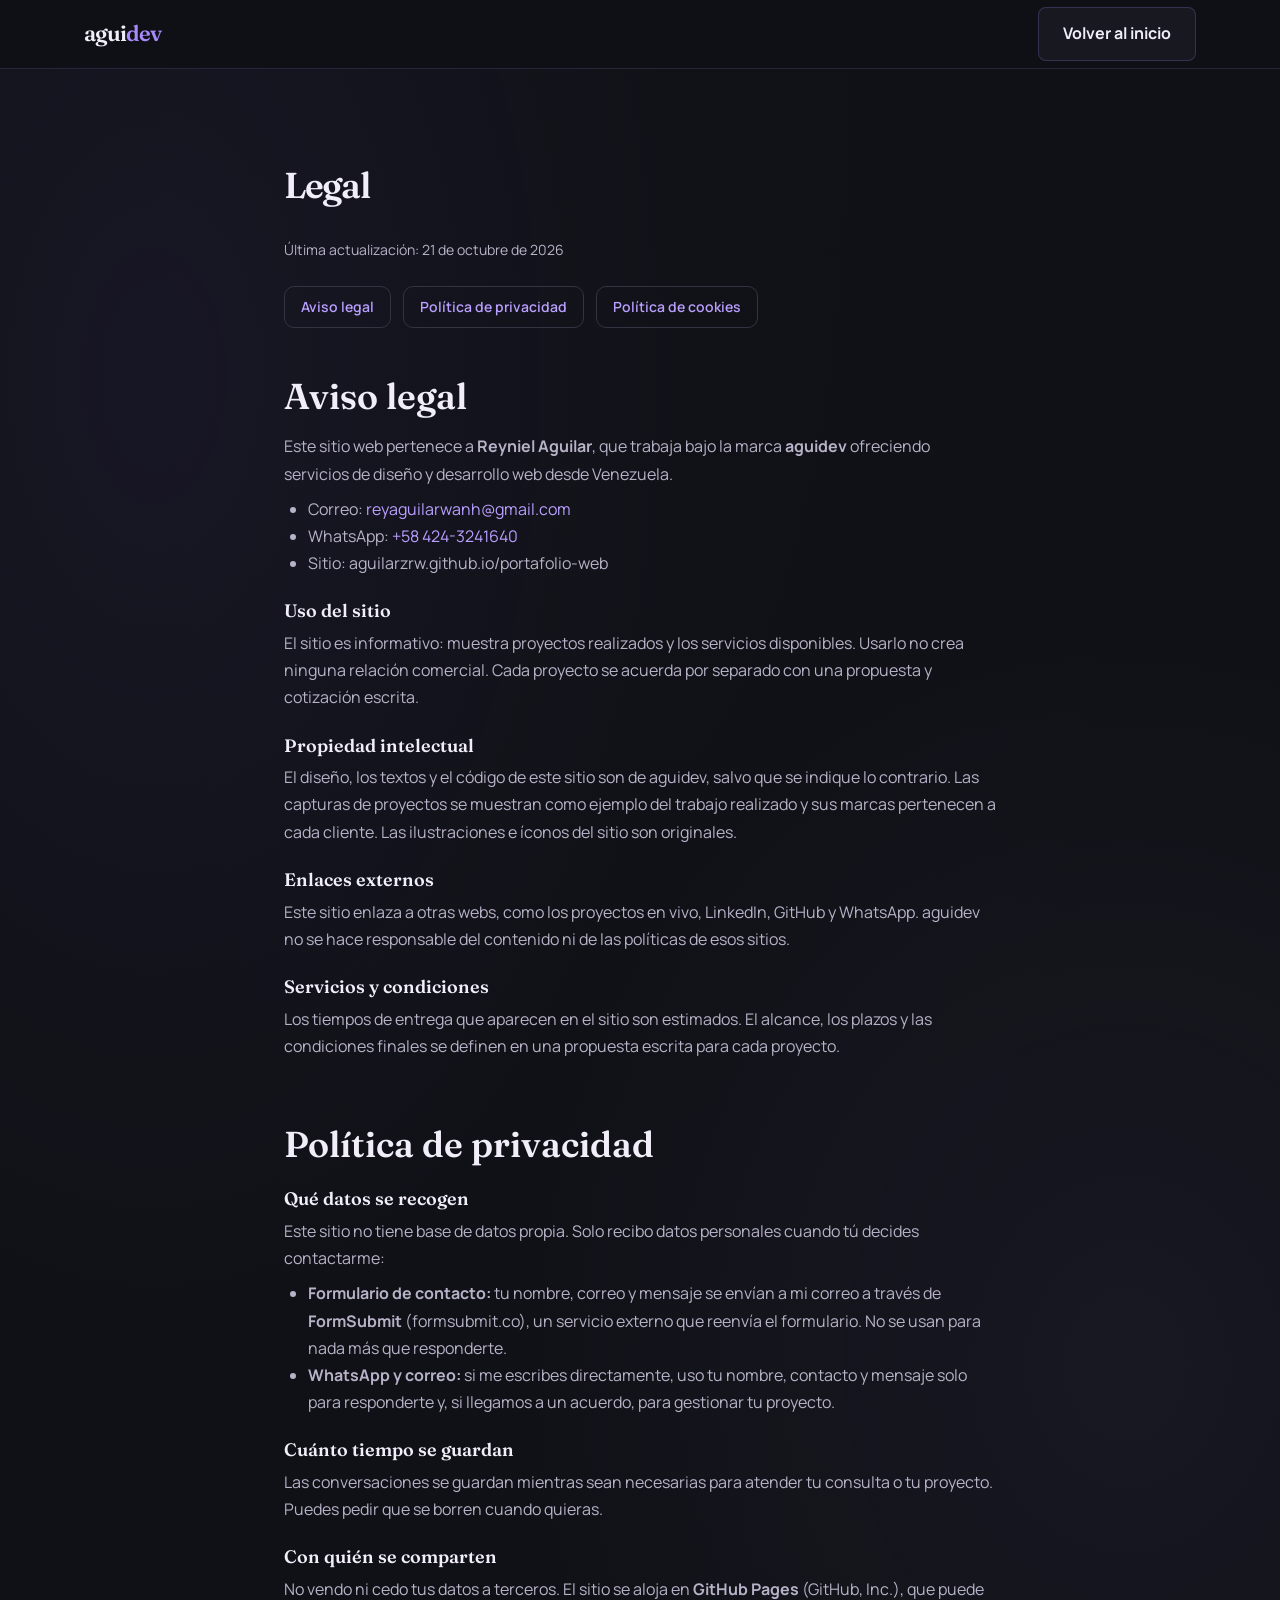
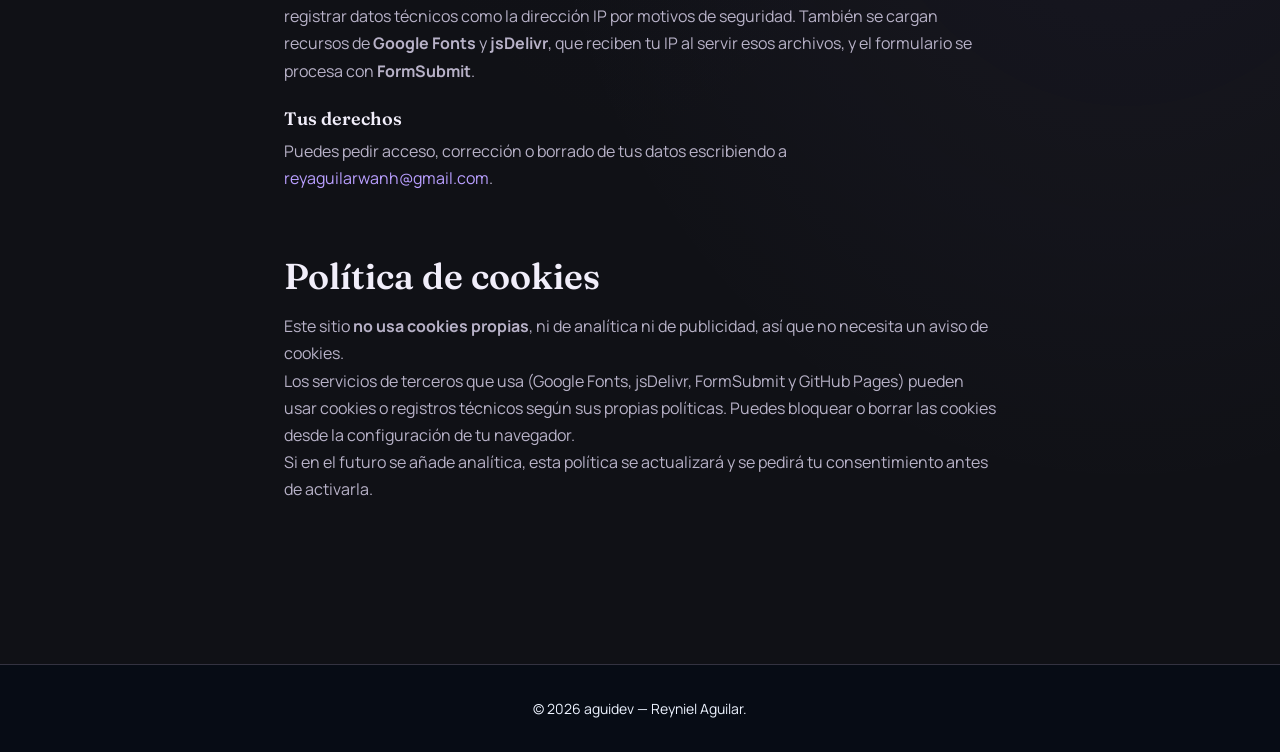
<file: legal.html>
<!DOCTYPE html>
<html lang="es">
<head>
<meta charset="UTF-8">
<meta name="viewport" content="width=device-width, initial-scale=1.0">
<title>Aviso legal, privacidad y cookies | aguidev</title>
<meta name="description" content="Aviso legal, política de privacidad y política de cookies del sitio de aguidev (Reyniel Aguilar).">
<meta name="robots" content="index, follow">
<meta name="theme-color" content="#f6f5f1">
<link rel="canonical" href="https://aguilarzrw.github.io/portafolio-web/legal.html">
<link rel="stylesheet" href="css/styles.css?v=19">
<link rel="icon" type="image/png" href="assets/img/favicon.png">
<link rel="preconnect" href="https://fonts.googleapis.com">
<link rel="preconnect" href="https://fonts.gstatic.com" crossorigin>
<link href="https://fonts.googleapis.com/css2?family=Fraunces:ital,wght@0,600;1,600&family=Manrope:wght@400;500;600;700&display=swap" rel="stylesheet">
</head>
<body>

<header class="navbar">
  <div class="container navbar__inner">
    <a href="./" class="logo">agui<span>dev</span></a>
    <a href="./" class="btn btn--ghost">Volver al inicio</a>
  </div>
</header>

<main class="section legal">
  <div class="container">
    <h1 class="section__title">Legal</h1>
    <p class="legal__updated">Última actualización: 21 de octubre de 2026</p>

    <nav class="legal__toc" aria-label="Secciones">
      <a href="#aviso-legal">Aviso legal</a>
      <a href="#privacidad">Política de privacidad</a>
      <a href="#cookies">Política de cookies</a>
    </nav>

    <section id="aviso-legal">
      <h2>Aviso legal</h2>
      <p>Este sitio web pertenece a <strong>Reyniel Aguilar</strong>, que trabaja
         bajo la marca <strong>aguidev</strong> ofreciendo servicios de diseño y
         desarrollo web desde Venezuela.</p>
      <ul>
        <li>Correo: <a href="mailto:reyaguilarwanh@gmail.com">reyaguilarwanh@gmail.com</a></li>
        <li>WhatsApp: <a href="https://wa.me/584243241640" target="_blank" rel="noopener">+58 424-3241640</a></li>
        <li>Sitio: aguilarzrw.github.io/portafolio-web</li>
      </ul>

      <h3>Uso del sitio</h3>
      <p>El sitio es informativo: muestra proyectos realizados y los servicios
         disponibles. Usarlo no crea ninguna relación comercial. Cada proyecto
         se acuerda por separado con una propuesta y cotización escrita.</p>

      <h3>Propiedad intelectual</h3>
      <p>El diseño, los textos y el código de este sitio son de aguidev, salvo
         que se indique lo contrario. Las capturas de proyectos se muestran como
         ejemplo del trabajo realizado y sus marcas pertenecen a cada cliente.
         Las ilustraciones e íconos del sitio son originales.</p>

      <h3>Enlaces externos</h3>
      <p>Este sitio enlaza a otras webs, como los proyectos en vivo, LinkedIn,
         GitHub y WhatsApp. aguidev no se hace responsable del contenido ni de
         las políticas de esos sitios.</p>

      <h3>Servicios y condiciones</h3>
      <p>Los tiempos de entrega que aparecen en el sitio son estimados. El alcance,
         los plazos y las condiciones finales se definen en una propuesta escrita
         para cada proyecto.</p>
    </section>

    <section id="privacidad">
      <h2>Política de privacidad</h2>

      <h3>Qué datos se recogen</h3>
      <p>Este sitio no tiene base de datos propia. Solo recibo datos personales
         cuando tú decides contactarme:</p>
      <ul>
        <li><strong>Formulario de contacto:</strong> tu nombre, correo y mensaje se
            envían a mi correo a través de <strong>FormSubmit</strong>
            (formsubmit.co), un servicio externo que reenvía el formulario. No se
            usan para nada más que responderte.</li>
        <li><strong>WhatsApp y correo:</strong> si me escribes directamente, uso
            tu nombre, contacto y mensaje solo para responderte y, si llegamos a
            un acuerdo, para gestionar tu proyecto.</li>
      </ul>

      <h3>Cuánto tiempo se guardan</h3>
      <p>Las conversaciones se guardan mientras sean necesarias para atender tu
         consulta o tu proyecto. Puedes pedir que se borren cuando quieras.</p>

      <h3>Con quién se comparten</h3>
      <p>No vendo ni cedo tus datos a terceros. El sitio se aloja en
         <strong>GitHub Pages</strong> (GitHub, Inc.), que puede registrar datos
         técnicos como la dirección IP por motivos de seguridad. También se cargan
         recursos de <strong>Google Fonts</strong> y <strong>jsDelivr</strong>,
         que reciben tu IP al servir esos archivos, y el
         formulario se procesa con <strong>FormSubmit</strong>.</p>

      <h3>Tus derechos</h3>
      <p>Puedes pedir acceso, corrección o borrado de tus datos escribiendo a
         <a href="mailto:reyaguilarwanh@gmail.com">reyaguilarwanh@gmail.com</a>.</p>
    </section>

    <section id="cookies">
      <h2>Política de cookies</h2>
      <p>Este sitio <strong>no usa cookies propias</strong>, ni de analítica ni
         de publicidad, así que no necesita un aviso de cookies.</p>
      <p>Los servicios de terceros que usa (Google Fonts, jsDelivr,
         FormSubmit y GitHub Pages) pueden usar cookies o registros técnicos según sus propias
         políticas. Puedes bloquear o borrar las cookies desde la configuración
         de tu navegador.</p>
      <p>Si en el futuro se añade analítica, esta política se actualizará y se
         pedirá tu consentimiento antes de activarla.</p>
    </section>
  </div>
</main>

<footer class="footer">
  <div class="container">
    <p>&copy; 2026 aguidev — Reyniel Aguilar.</p>
  </div>
</footer>

</body>
</html>
</file>
<file: css/styles.css>
/* ===== Tokens: todo valor de diseño vive aquí ===== */
:root {
  /* Color: base clara + un solo acento (las secciones oscuras usan .section--dark) */
  --color-bg: #f6f5f1;
  --color-surface: #ffffff;
  --color-surface-2: #fbfaf7;
  --color-border: #dedbd2;
  --color-text: #14171c;
  --color-muted: #525a69;
  --color-placeholder: #6b7383;
  --color-accent: #1d4ed8;
  --color-accent-hover: #1e40af;
  --color-on-accent: #ffffff;
  --color-danger: #b42318;
  --color-overlay: rgba(246, 245, 241, 0.88);

  /* Tipografía: 2 familias */
  --font-body: "Manrope", system-ui, -apple-system, "Segoe UI", Arial, sans-serif;
  --font-heading: "Fraunces", Georgia, "Times New Roman", serif;

  /* Escala modular (≈1.25) */
  --text-sm: 0.875rem;
  --text-base: 1rem;
  --text-lg: 1.125rem;
  --text-xl: 1.375rem;
  --text-2xl: clamp(1.75rem, 3vw, 2.25rem);
  --text-3xl: clamp(2.5rem, 5vw, 4rem);
  --leading-tight: 1.15;
  --leading-body: 1.7;
  --measure: 68ch;

  /* Espaciado (base 8) */
  --space-1: 0.25rem;
  --space-2: 0.5rem;
  --space-3: 0.75rem;
  --space-4: 1rem;
  --space-5: 1.5rem;
  --space-6: 2rem;
  --space-7: 3rem;
  --space-8: 4rem;
  --space-9: 6rem;

  /* Forma y movimiento */
  --radius-sm: 6px;
  --radius: 10px;
  --radius-pill: 999px;
  --shadow-sm: 0 1px 2px rgba(20, 23, 28, 0.08);
  --shadow-md: 0 14px 34px rgba(20, 23, 28, 0.12);
  --ease: cubic-bezier(0.2, 0.6, 0.2, 1);
  --dur-fast: 200ms;
  --dur: 300ms;

  --container: 1200px;
  --nav-height: 68px;
}

/* ===== Base ===== */
*, *::before, *::after { box-sizing: border-box; margin: 0; padding: 0; }

html {
  scroll-behavior: smooth;
  scroll-padding-top: var(--nav-height);
  scrollbar-color: var(--color-border) var(--color-bg);
  scrollbar-width: thin;
}

body {
  font-family: var(--font-body);
  font-size: var(--text-base);
  line-height: var(--leading-body);
  background: var(--color-bg);
  color: var(--color-text);
  -webkit-font-smoothing: antialiased;
}

h1, h2, h3 { font-family: var(--font-heading); font-weight: 600; line-height: var(--leading-tight); }

img { max-width: 100%; display: block; }
a { color: inherit; text-decoration: none; }
ul, ol { list-style: none; }

:focus-visible {
  outline: 2px solid var(--color-accent);
  outline-offset: 3px;
  border-radius: var(--radius-sm);
}

::selection { background: var(--color-accent); color: var(--color-on-accent); }

.container {
  max-width: var(--container);
  margin: 0 auto;
  padding: 0 var(--space-5);
}

/* ===== Accesibilidad y progreso ===== */
.skip-link {
  position: absolute;
  left: var(--space-4);
  top: -100px;
  z-index: 200;
  padding: var(--space-2) var(--space-4);
  background: var(--color-accent);
  color: var(--color-on-accent);
  font-weight: 700;
  border-radius: var(--radius);
}

.skip-link:focus { top: var(--space-3); }

.scroll-progress {
  position: fixed;
  top: 0;
  left: 0;
  right: 0;
  height: 3px;
  z-index: 150;
  background: var(--color-accent);
  transform: scaleX(0);
  transform-origin: 0 50%;
}

/* ===== Navbar ===== */
.navbar {
  position: sticky;
  top: 0;
  z-index: 100;
  background: var(--color-overlay);
  backdrop-filter: blur(10px);
  border-bottom: 1px solid var(--color-border);
  transition: box-shadow var(--dur) var(--ease);
}

.navbar.is-scrolled { box-shadow: var(--shadow-md); }

.navbar__inner {
  display: flex;
  align-items: center;
  justify-content: space-between;
  height: var(--nav-height);
}

.logo {
  font-family: var(--font-heading);
  font-size: var(--text-xl);
  font-weight: 600;
  letter-spacing: -0.01em;
}

.logo span { color: var(--color-accent); }

.nav-links { display: flex; align-items: center; gap: var(--space-6); }

.nav-links a {
  font-size: var(--text-sm);
  font-weight: 600;
  color: var(--color-muted);
  transition: color var(--dur-fast) var(--ease);
}

.nav-links a:hover,
.nav-links a.is-active { color: var(--color-text); }

.nav-links a { position: relative; }

.nav-links a::after {
  content: "";
  position: absolute;
  left: 0;
  right: 0;
  bottom: -6px;
  height: 2px;
  background: var(--color-accent);
  transform: scaleX(0);
  transform-origin: 0 50%;
  transition: transform var(--dur) var(--ease);
}

.nav-links a.is-active::after { transform: scaleX(1); }

.nav-toggle {
  display: none;
  flex-direction: column;
  gap: 5px;
  background: none;
  border: none;
  cursor: pointer;
  padding: var(--space-2);
}

.nav-toggle span { width: 24px; height: 2px; background: var(--color-text); }

/* ===== Hero ===== */
.hero {
  min-height: 88vh;
  display: flex;
  align-items: center;
  padding: var(--space-8) 0;
  background: radial-gradient(circle at 85% 10%, rgba(29, 78, 216, 0.07), transparent 45%), var(--color-bg);
}

.hero__inner {
  display: grid;
  grid-template-columns: 1fr 1.05fr;
  gap: var(--space-8);
  align-items: center;
}

.hero__title {
  font-size: var(--text-3xl);
  letter-spacing: -0.015em;
}

.hero__eyebrow {
  font-size: var(--text-sm);
  font-weight: 700;
  letter-spacing: 0.06em;
  text-transform: uppercase;
  color: var(--color-accent);
  margin-bottom: var(--space-4);
}

.hero__accent {
  font-style: italic;
  color: var(--color-accent);
  background: linear-gradient(var(--color-accent), var(--color-accent)) no-repeat 0 100% / var(--underline, 0%) 2px;
  padding-bottom: 0.08em;
}

.hero__text {
  margin-top: var(--space-5);
  color: var(--color-muted);
  max-width: 46ch;
  font-size: var(--text-lg);
}

.hero__actions { display: flex; gap: var(--space-4); margin-top: var(--space-6); flex-wrap: wrap; }

.status {
  display: flex;
  align-items: center;
  gap: var(--space-3);
  margin-top: var(--space-5);
  font-size: var(--text-sm);
  color: var(--color-muted);
}

.status__dot { width: 8px; height: 8px; border-radius: 50%; background: var(--color-accent); animation: pulse 2.4s ease-out infinite; }

@keyframes pulse {
  0%   { box-shadow: 0 0 0 0 rgba(29, 78, 216, 0.45); }
  70%  { box-shadow: 0 0 0 8px rgba(29, 78, 216, 0); }
  100% { box-shadow: 0 0 0 0 rgba(29, 78, 216, 0); }
}

.hero__stack { position: relative; display: block; aspect-ratio: 1200 / 760; }

.hero__shot {
  position: absolute;
  width: 88%;
  height: auto;
  border: 1px solid var(--color-border);
  border-radius: var(--radius);
  box-shadow: var(--shadow-md);
  transition: transform var(--dur) var(--ease);
}

.hero__shot--back  { top: 0; right: 0; }
.hero__shot--front { bottom: 0; left: 0; }


/* ===== Botones ===== */
.btn {
  display: inline-block;
  padding: var(--space-3) var(--space-5);
  border-radius: var(--radius);
  font-family: var(--font-body);
  font-weight: 700;
  font-size: var(--text-base);
  cursor: pointer;
  transition: background var(--dur-fast) var(--ease), color var(--dur-fast) var(--ease), border-color var(--dur-fast) var(--ease);
}

.btn--primary { background: var(--color-accent); color: var(--color-on-accent); }
.btn--primary:hover { background: var(--color-accent-hover); }

.btn--ghost { border: 1px solid var(--color-border); color: var(--color-text); background: transparent; }
.btn--ghost:hover { border-color: var(--color-accent); color: var(--color-accent); }

/* ===== Casos de proyectos ===== */
.case {
  display: grid;
  grid-template-columns: 1.25fr 1fr;
  gap: var(--space-8);
  align-items: center;
  margin-bottom: var(--space-9);
}

.case:last-child { margin-bottom: 0; }
.case--flip .case__media { order: 2; }

.case__media {
  display: block;
  border: 1px solid var(--color-border);
  border-radius: var(--radius);
  overflow: hidden;
  background: var(--color-surface);
  box-shadow: var(--shadow-md);
  transition: border-color var(--dur) var(--ease);
}

.case__media:hover { border-color: var(--color-accent); }

.case__media img { width: 100%; height: auto; }

.case__facts { display: grid; gap: var(--space-3); margin: var(--space-5) 0 0; }
.case__facts div { display: grid; grid-template-columns: 6rem 1fr; gap: var(--space-3); font-size: var(--text-sm); }
.case__facts dt { font-weight: 700; color: var(--color-text); }
.case__facts dd { color: var(--color-muted); }

.case__bar {
  display: flex;
  align-items: center;
  gap: 6px;
  padding: var(--space-2) var(--space-4);
  font-size: var(--text-sm);
  color: var(--color-muted);
  background: var(--color-surface-2);
  border-bottom: 1px solid var(--color-border);
  white-space: nowrap;
  overflow: hidden;
  text-overflow: ellipsis;
}

.case__bar i { width: 10px; height: 10px; flex: 0 0 10px; border-radius: 50%; background: var(--color-border); }
.case__bar i:nth-child(2) { margin-right: var(--space-2); }
.case__bar i:nth-child(3) { display: none; }

.case__type { font-weight: 700; color: var(--color-accent); font-size: var(--text-sm); margin-bottom: var(--space-2); }

.case__body h3 { font-size: var(--text-2xl); margin-bottom: var(--space-4); }

.case__body > p:not(.case__type) { color: var(--color-muted); max-width: 46ch; }

.case__tags { display: flex; flex-wrap: wrap; gap: var(--space-2); margin: var(--space-5) 0 var(--space-6); }

.case__tags li {
  font-size: var(--text-sm);
  font-weight: 600;
  padding: var(--space-1) var(--space-3);
  border: 1px solid var(--color-border);
  border-radius: var(--radius-pill);
  color: var(--color-muted);
}

/* ===== Secciones ===== */
.section { padding: var(--space-9) 0; }

.section--alt {
  background: var(--color-surface);
  border-top: 1px solid var(--color-border);
  border-bottom: 1px solid var(--color-border);
}

.section__title { font-size: var(--text-2xl); margin-bottom: var(--space-6); }

.section__text { color: var(--color-muted); max-width: var(--measure); margin-bottom: var(--space-6); }

/* ===== Skills ===== */
.skills { display: flex; flex-wrap: wrap; gap: var(--space-3); }

.skill-item {
  display: flex;
  align-items: center;
  gap: var(--space-3);
  padding: var(--space-2) var(--space-4);
  background: var(--color-surface);
  border: 1px solid var(--color-border);
  border-radius: var(--radius);
  font-size: var(--text-sm);
  font-weight: 600;
}

.skills__title { font-family: var(--font-body); font-size: var(--text-sm); font-weight: 700; letter-spacing: 0.06em; text-transform: uppercase; color: var(--color-muted); margin-bottom: var(--space-4); }

/* ===== Servicios ===== */
.services { display: grid; grid-template-columns: repeat(3, 1fr); gap: var(--space-5); }

.service {
  background: var(--color-surface-2);
  border: 1px solid var(--color-border);
  border-radius: var(--radius);
  padding: var(--space-6);
  display: flex;
  flex-direction: column;
  gap: var(--space-3);
  transition: border-color var(--dur) var(--ease);
}

.service:hover { border-color: var(--color-accent); }

.service__icon { width: 36px; height: 36px; color: var(--color-accent); margin-bottom: var(--space-2); }

.service h3 { font-size: var(--text-xl); }
.service p { color: var(--color-muted); }

.service { position: relative; }

.service--featured { background: var(--color-surface); border: 2px solid var(--color-accent); box-shadow: var(--shadow-md); }

.service__badge {
  position: absolute;
  top: -13px;
  left: var(--space-6);
  padding: 2px var(--space-3);
  border-radius: var(--radius-pill);
  background: var(--color-accent);
  color: var(--color-on-accent);
  font-size: var(--text-sm);
  font-weight: 700;
}

.service .service__price { font-family: var(--font-heading); font-weight: 600; font-size: var(--text-2xl); line-height: 1; color: var(--color-text); }
.service__price small { font-family: var(--font-body); font-size: var(--text-sm); font-weight: 600; color: var(--color-muted); }

.service__list { display: grid; gap: var(--space-2); font-size: var(--text-sm); color: var(--color-muted); }
.service__list li { position: relative; padding-left: var(--space-5); }
.service__list li::before {
  content: "";
  position: absolute;
  left: 2px;
  top: 0.45em;
  width: 11px;
  height: 6px;
  border-left: 2px solid var(--color-accent);
  border-bottom: 2px solid var(--color-accent);
  transform: rotate(-45deg);
}
.service__list strong { color: var(--color-text); }
.service .service__note { font-size: var(--text-sm); color: var(--color-accent); font-weight: 600; }

/* ===== Elige tu paquete (comparativa dentro de Servicios) ===== */
.pricing { display: grid; grid-template-columns: repeat(3, 1fr); gap: var(--space-5); align-items: stretch; padding-top: var(--space-3); }

.tier {
  position: relative;
  display: flex;
  flex-direction: column;
  gap: var(--space-2);
  background: var(--color-surface-2);
  border: 1px solid var(--color-border);
  border-radius: var(--radius);
  padding: var(--space-6);
}

.tier--featured {
  background: var(--color-surface);
  border: 2px solid var(--color-accent);
  box-shadow: var(--shadow-md);
}

.tier__badge {
  position: absolute;
  top: -13px;
  left: var(--space-6);
  padding: 2px var(--space-3);
  border-radius: var(--radius-pill);
  background: var(--color-accent);
  color: var(--color-on-accent);
  font-size: var(--text-sm);
  font-weight: 700;
}

.tier__kicker { font-size: var(--text-sm); font-weight: 700; letter-spacing: 0.06em; text-transform: uppercase; color: var(--color-muted); }
.tier h4 { font-family: var(--font-heading); font-weight: 600; font-size: var(--text-xl); line-height: var(--leading-tight); }
.tier__price { font-family: var(--font-heading); font-weight: 600; font-size: var(--text-3xl); line-height: 1; margin-top: var(--space-2); }
.tier__price small { font-family: var(--font-body); font-size: var(--text-base); font-weight: 600; color: var(--color-muted); }
.tier__time { color: var(--color-muted); font-size: var(--text-sm); padding-bottom: var(--space-3); }

.tier__list { display: grid; gap: var(--space-2); font-size: var(--text-sm); margin-bottom: var(--space-4); }
.tier__list li { position: relative; padding-left: var(--space-5); }
.tier__list li::before {
  content: "";
  position: absolute;
  left: 2px;
  top: 0.45em;
  width: 11px;
  height: 6px;
  border-left: 2px solid var(--color-accent);
  border-bottom: 2px solid var(--color-accent);
  transform: rotate(-45deg);
}
.tier__list li.is-off { color: var(--color-placeholder); text-decoration: line-through; }
.tier__list li.is-off::before { content: "×"; border: 0; transform: none; top: -0.25em; left: 2px; width: auto; height: auto; font-size: 1.2em; line-height: 1.4; color: var(--color-placeholder); }

.tier__note { font-size: var(--text-sm); color: var(--color-accent); font-weight: 600; margin-bottom: var(--space-3); }
.tier__cta { align-self: flex-start; margin-top: auto; padding: var(--space-2) var(--space-4); font-size: var(--text-sm); }

.pricing-app {
  display: flex;
  flex-wrap: wrap;
  align-items: center;
  justify-content: space-between;
  gap: var(--space-4) var(--space-6);
  margin-top: var(--space-5);
  padding: var(--space-5) var(--space-6);
  background: var(--color-text);
  color: var(--color-bg);
  border-radius: var(--radius);
}
.pricing-app h4 { font-family: var(--font-heading); font-weight: 600; font-size: var(--text-xl); }
.pricing-app p { color: rgba(246, 245, 241, 0.8); max-width: 56ch; font-size: var(--text-sm); }
.pricing-app .pricing-app__price { font-family: var(--font-heading); font-weight: 600; font-size: var(--text-2xl); color: var(--color-bg); white-space: nowrap; max-width: none; }
.pricing-app__price small { font-family: var(--font-body); font-size: var(--text-sm); font-weight: 600; color: rgba(246, 245, 241, 0.8); }

@media (min-width: 961px) { .tier h4 { min-height: calc(var(--text-xl) * 1.15 * 2); } }
@media (max-width: 960px) { .pricing { grid-template-columns: 1fr; gap: var(--space-6); } }

.pricing-notes {
  display: grid;
  grid-template-columns: repeat(2, 1fr);
  gap: var(--space-4) var(--space-6);
  margin-top: var(--space-7);
  font-size: var(--text-sm);
  color: var(--color-muted);
}
.pricing-notes li { border-top: 2px solid var(--color-text); padding-top: var(--space-3); }
.pricing-notes strong { color: var(--color-text); }
@media (max-width: 960px) { .pricing-notes { grid-template-columns: 1fr; } }

.service .service__meta {
  margin-top: auto;
  padding-top: var(--space-4);
  border-top: 1px solid var(--color-border);
  font-size: var(--text-sm);
  color: var(--color-text);
}

.process__title { font-size: var(--text-xl); margin: var(--space-8) 0 var(--space-5); }

.process { counter-reset: step; display: grid; grid-template-columns: repeat(5, 1fr); gap: var(--space-4); }

.process li {
  counter-increment: step;
  position: relative;
  padding-top: var(--space-8);
  color: var(--color-muted);
  font-size: var(--text-sm);
}

.process li::before {
  content: counter(step);
  position: absolute;
  top: 0;
  left: 0;
  font-family: var(--font-heading);
  font-size: var(--text-2xl);
  line-height: 1;
  color: var(--color-accent);
}

.process li::after {
  content: "";
  position: absolute;
  top: 16px;
  left: 36px;
  right: calc(var(--space-2) * -1);
  border-top: 1px solid var(--color-border);
}

.process li:last-child::after { display: none; }

.process strong { display: block; color: var(--color-text); margin-bottom: var(--space-1); font-size: var(--text-base); }

/* ===== Sobre mí ===== */
.about { display: grid; grid-template-columns: 340px 1fr; gap: var(--space-8); align-items: center; }

.about > div { grid-column: 2; }

.about__photo {
  grid-column: 1;
  grid-row: 1 / span 2;
  align-self: center;
  width: 100%;
  height: auto;
  aspect-ratio: 4 / 5;
  object-fit: cover;
  border: 1px solid var(--color-border);
  border-radius: var(--radius);
  box-shadow: var(--shadow-md);
}

.about__cv { margin-top: var(--space-6); }

/* ===== Contacto ===== */
.contact-card,
.contact-form {
  background: var(--color-surface-2);
  border: 1px solid var(--color-border);
  border-radius: var(--radius);
  padding: var(--space-7);
}

.contact-card__primary { display: grid; grid-template-columns: repeat(auto-fit, minmax(240px, 1fr)); gap: var(--space-4); }

.contact-btn {
  display: flex;
  align-items: center;
  gap: var(--space-4);
  padding: var(--space-4) var(--space-5);
  border-radius: var(--radius);
  transition: background var(--dur-fast) var(--ease), border-color var(--dur-fast) var(--ease);
}

.contact-btn__icon {
  width: 42px;
  height: 42px;
  flex: 0 0 42px;
  border: 1px solid currentColor;
  border-radius: var(--radius);
  display: flex;
  align-items: center;
  justify-content: center;
}

.contact-btn__icon svg { width: 22px; height: 22px; }

.contact-btn strong { display: block; font-size: var(--text-base); font-weight: 700; line-height: 1.3; }

.contact-btn em { display: block; font-style: normal; font-size: var(--text-sm); margin-top: 2px; word-break: break-word; }

.contact-btn--mail { background: var(--color-accent); color: var(--color-on-accent); }
.contact-btn--mail:hover { background: var(--color-accent-hover); }

.contact-btn--whatsapp { border: 1px solid var(--color-border); color: var(--color-text); }
.contact-btn--whatsapp:hover { border-color: var(--color-accent); color: var(--color-accent); }

.contact-card__secondary {
  display: flex;
  flex-wrap: wrap;
  gap: var(--space-3);
  margin-top: var(--space-5);
  padding-top: var(--space-5);
  border-top: 1px solid var(--color-border);
}

.contact-chip {
  display: flex;
  align-items: center;
  gap: var(--space-2);
  padding: var(--space-2) var(--space-4);
  border: 1px solid var(--color-border);
  border-radius: var(--radius);
  font-size: var(--text-sm);
  font-weight: 600;
  transition: border-color var(--dur-fast) var(--ease), color var(--dur-fast) var(--ease);
}

.contact-chip svg { width: 16px; height: 16px; }
.contact-chip--active:hover { border-color: var(--color-accent); color: var(--color-accent); }

/* ===== Formulario ===== */
.contact-form { display: flex; flex-direction: column; gap: var(--space-4); }

.contact-form__field { display: flex; flex-direction: column; gap: var(--space-2); }

.contact-form__field label { font-size: var(--text-sm); font-weight: 600; }

.contact-form__field input,
.contact-form__field textarea {
  font-family: var(--font-body);
  font-size: var(--text-base);
  color: var(--color-text);
  background: var(--color-bg);
  border: 1px solid var(--color-border);
  border-radius: var(--radius);
  padding: var(--space-3) var(--space-4);
  resize: vertical;
  transition: border-color var(--dur-fast) var(--ease);
}

.contact-form__field input::placeholder,
.contact-form__field textarea::placeholder { color: var(--color-placeholder); }

.contact-form__field input:focus,
.contact-form__field textarea:focus { outline: 2px solid var(--color-accent); outline-offset: 1px; border-color: var(--color-accent); }

/* El autocompletado del navegador pintaba los campos de claro */
.contact-form__field input:-webkit-autofill {
  -webkit-text-fill-color: var(--color-text);
  box-shadow: 0 0 0 1000px var(--color-bg) inset;
  caret-color: var(--color-text);
}

.contact-form__field input[aria-invalid="true"],
.contact-form__field textarea[aria-invalid="true"] { border-color: var(--color-danger); }

.field-error { font-size: var(--text-sm); color: var(--color-danger); font-weight: 600; }

.contact-form__submit { border: none; align-self: flex-start; }
.contact-form__honey { display: none; }
.contact-form__submit:disabled { opacity: 0.7; cursor: wait; }

.contact-form__note { font-size: var(--text-sm); color: var(--color-muted); }
.contact-form__note.is-ok    { color: var(--color-accent); font-weight: 600; }
.contact-form__note.is-error { color: var(--color-danger); font-weight: 600; }
.contact-form__note a { text-decoration: underline; }

/* ===== Footer ===== */
.footer {
  padding: var(--space-6) 0;
  text-align: center;
  color: var(--color-muted);
  font-size: var(--text-sm);
  border-top: 1px solid var(--color-border);
}

.footer__legal { display: flex; justify-content: center; flex-wrap: wrap; gap: var(--space-2) var(--space-5); margin-top: var(--space-3); }
.footer__legal a:hover { color: var(--color-accent); text-decoration: underline; }

/* ===== Página legal ===== */
.legal .container { max-width: 760px; }
.legal__updated { color: var(--color-muted); font-size: var(--text-sm); }
.legal__toc { display: flex; flex-wrap: wrap; gap: var(--space-3); margin: var(--space-5) 0 var(--space-7); }

.legal__toc a {
  padding: var(--space-2) var(--space-4);
  border: 1px solid var(--color-border);
  border-radius: var(--radius);
  font-weight: 600;
  font-size: var(--text-sm);
}

.legal__toc a:hover { border-color: var(--color-accent); color: var(--color-accent); }

.legal section { margin-bottom: var(--space-8); scroll-margin-top: 90px; }
.legal h2 { font-size: var(--text-2xl); margin-bottom: var(--space-4); }
.legal h3 { font-size: var(--text-lg); margin: var(--space-5) 0 var(--space-2); }
.legal p, .legal li { color: var(--color-muted); }
.legal ul { list-style: disc; padding-left: var(--space-5); margin: var(--space-2) 0; }
.legal a { color: var(--color-accent); }

/* ===== Responsive ===== */
@media (max-width: 960px) {
  .hero__inner, .case, .about, .contact { grid-template-columns: 1fr; }
  .about > div, .about__photo { grid-column: 1; grid-row: auto; }
  .about__photo { max-width: 340px; }
  .case--flip .case__media { order: 0; }
  .case { gap: var(--space-5); margin-bottom: var(--space-8); }
  .services { grid-template-columns: 1fr 1fr; }
  .process { grid-template-columns: 1fr; gap: var(--space-5); }
  .process li { padding: 0 0 0 var(--space-8); }
  .process li::after { display: none; }
  .hero__stack { max-width: 560px; }
}

@media (max-width: 768px) {
  .nav-links {
    position: fixed;
    top: var(--nav-height);
    left: 0;
    right: 0;
    flex-direction: column;
    gap: var(--space-4);
    background: var(--color-bg);
    padding: var(--space-5);
    border-bottom: 1px solid var(--color-border);
    transform: translateY(-150%);
    visibility: hidden; /* cerrado: los enlaces no reciben foco con Tab */
    transition: transform var(--dur) var(--ease), visibility 0s linear var(--dur);
  }

  .nav-links.is-open { transform: translateY(0); visibility: visible; transition-delay: 0s; }
  .nav-links a::after { display: none; }
  .nav-toggle { display: flex; }
  .hero { padding: var(--space-6) 0 var(--space-7); min-height: auto; }
  .section { padding: var(--space-8) 0; }
  .services { grid-template-columns: 1fr; }
  .contact-card, .contact-form { padding: var(--space-5); }
  .contact { gap: var(--space-7); }
}

/* ===== Secciones oscuras: redefinen los tokens y todo lo de adentro se adapta ===== */
.section--dark,
.footer {
  --color-bg: #0e1116;
  --color-surface: #151a22;
  --color-surface-2: #1b212b;
  --color-border: #2a3342;
  --color-text: #e9edf3;
  --color-muted: #a3aec0;
  --color-placeholder: #8591a6;
  --color-accent: #7aadff;
  --color-accent-hover: #a3c5ff;
  --color-on-accent: #0a0e14;
  --color-danger: #ff9b9b;
  --shadow-md: 0 14px 34px rgba(0, 0, 0, 0.4);
  background: var(--color-bg);
  color: var(--color-text);
}

.section__eyebrow {
  font-size: var(--text-sm);
  font-weight: 700;
  letter-spacing: 0.06em;
  text-transform: uppercase;
  color: var(--color-accent);
  margin-bottom: var(--space-3);
}

.nav-links a.nav-cta,
.nav-links a.nav-cta:hover { color: var(--color-on-accent); padding: var(--space-2) var(--space-4); }
.nav-links a.nav-cta::after { display: none; }

.hero__facts {
  display: flex;
  flex-wrap: wrap;
  gap: var(--space-3) var(--space-6);
  margin-top: var(--space-6);
  padding-top: var(--space-5);
  border-top: 1px solid var(--color-border);
  font-size: var(--text-sm);
  font-weight: 600;
}

.hero__facts li { display: flex; align-items: center; gap: var(--space-2); }
.hero__facts li::before { content: ""; width: 6px; height: 6px; border-radius: 50%; background: var(--color-accent); }

.service__cta { align-self: flex-start; margin-top: var(--space-4); padding: var(--space-2) var(--space-4); font-size: var(--text-sm); }

.sr-only { position: absolute; width: 1px; height: 1px; margin: -1px; padding: 0; overflow: hidden; clip: rect(0, 0, 0, 0); white-space: nowrap; border: 0; }

/* ===== Contacto rediseñado: accesos a la izquierda, formulario en tarjeta clara ===== */
.contact { display: grid; grid-template-columns: 1fr 1.05fr; gap: var(--space-8); align-items: start; }

@media (max-width: 960px) { .contact { grid-template-columns: 1fr; gap: var(--space-7); } }
@media (max-width: 480px) { .contact__links .contact-btn::after { display: none; } }

.contact__links { display: grid; gap: var(--space-3); margin-bottom: var(--space-5); }

.contact__links .contact-btn { padding: var(--space-4) var(--space-5); }
.contact__links .contact-btn::after { content: "→"; margin-left: auto; font-size: var(--text-xl); }

.contact__info .contact-card__secondary { margin-top: 0; padding-top: 0; border-top: 0; }

.contact-form {
  --color-bg: #f6f5f1;
  --color-border: #dedbd2;
  --color-text: #14171c;
  --color-muted: #525a69;
  --color-placeholder: #6b7383;
  --color-accent: #1d4ed8;
  --color-accent-hover: #1e40af;
  --color-on-accent: #ffffff;
  --color-danger: #b42318;
  background: #ffffff;
  color: var(--color-text);
  border-color: transparent;
  box-shadow: var(--shadow-md);
}

.contact-form__title { font-size: var(--text-xl); margin-bottom: var(--space-2); }

/* ===== Movimiento: estados iniciales (solo si hay movimiento permitido) ===== */
.has-motion [data-hero],
.has-motion [data-reveal],
.has-motion [data-stagger],
.has-motion .hero__shot { opacity: 0; }



@media (prefers-reduced-motion: reduce) {
  html { scroll-behavior: auto; }
  *, *::before, *::after { transition-duration: 0.01ms !important; animation: none !important; }
  .hero__accent { --underline: 100%; }
}


/* ===== AGUIDEV / PREMIUM TECHNOLOGY ART DIRECTION ===== */
:root {
  color-scheme: dark;
  --color-bg: #080d18;
  --color-surface: #101a2b;
  --color-surface-2: #142238;
  --color-border: #293b55;
  --color-text: #edf3ff;
  --color-muted: #a5b4ca;
  --color-placeholder: #8293ad;
  --color-accent: #78d8f5;
  --color-accent-hover: #a5eaff;
  --color-on-accent: #07111c;
  --color-overlay: rgba(8, 13, 24, 0.9);
  --shadow-sm: 0 8px 24px rgba(0,0,0,.2);
  --shadow-md: 0 24px 70px rgba(0,0,0,.36);
}
html { background: var(--color-bg); }
body {
  background:
    radial-gradient(ellipse at 12% 8%, rgba(67,112,190,.13), transparent 34rem),
    radial-gradient(ellipse at 92% 42%, rgba(49,177,210,.07), transparent 30rem),
    var(--color-bg);
}
::selection { background: var(--color-accent); color: var(--color-on-accent); }
.navbar {
  background: rgba(8,13,24,.84);
  border-bottom-color: rgba(120,216,245,.13);
  backdrop-filter: blur(18px);
}
.navbar.is-scrolled { box-shadow: 0 12px 36px rgba(0,0,0,.28); }
.logo { letter-spacing: -.045em; }
.logo span { color: var(--color-accent); }
.hero {
  position: relative;
  overflow: hidden;
  min-height: min(88vh,900px);
  background: radial-gradient(circle at 78% 26%,rgba(72,151,220,.17),transparent 32rem),linear-gradient(135deg,rgba(16,26,43,.18),transparent 60%);
}
.hero__eyebrow,.section__eyebrow { color: var(--color-accent); }
.hero__title { letter-spacing: -.04em; }
.hero__accent { color: #a7eaff; }
.hero__text { color: #b2bfd2; }
.hero__facts { border-top-color: rgba(120,216,245,.2); }
.hero__stack { filter: drop-shadow(0 28px 55px rgba(0,0,0,.32)); }
.hero__shot { border-color: rgba(145,190,225,.24); border-radius: 16px; box-shadow: 0 24px 70px rgba(0,0,0,.42); }
.btn { border-radius: 8px; }
.btn--primary {
  background: linear-gradient(135deg,#8be4fa,#6db6f5);
  color: #07111c;
  box-shadow: 0 8px 24px rgba(76,177,220,.18);
}
.btn--primary:hover { background: linear-gradient(135deg,#b0efff,#8bc9ff); box-shadow: 0 12px 30px rgba(76,177,220,.25); }
.btn--ghost { border-color: #354760; color: var(--color-text); background: rgba(16,26,43,.46); }
.btn--ghost:hover { border-color: var(--color-accent); color: var(--color-accent); }
.section--alt { background: linear-gradient(180deg,#0d1626 0%,#0a1220 100%); border-block-color: rgba(120,216,245,.1); }
.section--dark,.footer {
  --color-bg:#070c15;--color-surface:#101a2b;--color-surface-2:#142238;--color-border:#293b55;
  --color-text:#edf3ff;--color-muted:#a5b4ca;--color-placeholder:#8293ad;--color-accent:#78d8f5;
  --color-accent-hover:#a5eaff;--color-on-accent:#07111c;
  background:#070c15;color:var(--color-text);
}
.section__title { letter-spacing: -.025em; }
.case { gap: clamp(2rem,5vw,5rem); }
.case__media { border-color: rgba(137,174,215,.2); border-radius:14px; box-shadow:0 24px 65px rgba(0,0,0,.28); }
.case__media:hover { border-color:rgba(120,216,245,.75); box-shadow:0 28px 80px rgba(0,0,0,.42); }
.case__bar { background:#101a2b; border-bottom-color:#263750; }
.case__type { color:var(--color-accent); }
.case__tags li { background:rgba(120,216,245,.045); border-color:#2b3d56; color:#b8c6d9; }
.services { align-items:stretch; gap:1.15rem; grid-template-columns:repeat(3,minmax(0,1fr)); }
.service {
  position:relative;overflow:hidden;min-width:0;
  background:linear-gradient(155deg,rgba(20,34,55,.97),rgba(13,23,39,.99));
  border:1px solid #2a3c56;border-radius:14px;
  padding:clamp(1.35rem,2.2vw,2rem);
  box-shadow:0 12px 32px rgba(0,0,0,.13);
}
.service::before { content:"";position:absolute;inset:0 0 auto;height:1px;background:linear-gradient(90deg,transparent,rgba(120,216,245,.55),transparent); }
.service:hover { border-color:rgba(120,216,245,.72);box-shadow:0 20px 48px rgba(0,0,0,.27); }
.service--featured { background:linear-gradient(155deg,rgba(24,48,72,.98),rgba(13,27,45,.99));border:1px solid rgba(120,216,245,.72);box-shadow:0 18px 48px rgba(36,146,191,.12); }
.service__icon { width:42px;height:42px;padding:8px;border:1px solid rgba(120,216,245,.24);border-radius:11px;background:rgba(120,216,245,.07);color:var(--color-accent); }
.service h3 { font-size:clamp(1.2rem,1.6vw,1.4rem); }
.service p { color:#b1bfd2; }
.service__list { color:#b1bfd2;gap:.65rem; }
.service__list strong { color:#edf5ff; }
.service__list li::before { border-color:var(--color-accent); }
.service__badge { background:var(--color-accent);color:#07111c;font-size:.72rem;letter-spacing:.035em;text-transform:uppercase; }
.service .service__meta { border-top-color:#2a3c56;color:#d4dfef; }
.service__cta { margin-top:auto; }
.service-terms {
  display:grid;grid-template-columns:minmax(220px,.8fr) 1.2fr;
  gap:clamp(1.5rem,4vw,4rem);margin-top:clamp(3rem,6vw,5rem);
  padding:clamp(1.5rem,4vw,2.5rem);border:1px solid #2a3c56;border-radius:14px;
  background:linear-gradient(130deg,rgba(17,30,49,.95),rgba(10,19,33,.97));
}
.service-terms__heading h3 { font-size:var(--text-xl);margin-bottom:var(--space-3); }
.service-terms__heading>p:last-child { color:var(--color-muted);max-width:36ch; }
.service-terms__list { display:grid;gap:var(--space-4);color:var(--color-muted);font-size:var(--text-sm); }
.service-terms__list li { padding-left:1rem;border-left:2px solid rgba(120,216,245,.58); }
.service-terms__list strong { color:var(--color-text); }
.process__title { letter-spacing:-.02em; }
.process li { color:#aab9ce; }
.process li strong { color:#f0f5ff; }
.process li::before { color:var(--color-accent); }
.process li::after { border-color:#2b3d56; }
.about__photo { border-color:rgba(120,216,245,.24);border-radius:14px;box-shadow:0 24px 65px rgba(0,0,0,.34); }
.skill-item { background:rgba(18,31,51,.78);border-color:#2a3c56;color:#d2deef; }
.skill-item:hover { border-color:var(--color-accent); }
.contact-btn--mail { background:linear-gradient(135deg,#8be4fa,#6db6f5);color:#07111c; }
.contact-btn--mail:hover { background:linear-gradient(135deg,#b0efff,#8bc9ff); }
.contact-btn--whatsapp { background:#101a2b;border-color:#2a3c56;color:#edf3ff; }
.contact-btn--whatsapp:hover { border-color:var(--color-accent);color:var(--color-accent); }
.contact-chip { border-color:#2a3c56;color:#c4d1e3; }
.contact-chip--active:hover { border-color:var(--color-accent);color:var(--color-accent); }
.contact-form {
  --color-bg:#0b1423;--color-border:#30435d;--color-text:#edf3ff;--color-muted:#a5b4ca;
  --color-placeholder:#8293ad;--color-accent:#78d8f5;--color-accent-hover:#a5eaff;
  --color-on-accent:#07111c;--color-danger:#ff9b9b;
  background:linear-gradient(155deg,#142238,#0e192a);border:1px solid #2a3c56;
  box-shadow:0 24px 65px rgba(0,0,0,.3);
}
.contact-form__field input,.contact-form__field textarea { background:#0a1321;border-color:#30435d;color:#edf3ff; }
.contact-form__field input::placeholder,.contact-form__field textarea::placeholder { color:#8293ad; }
.contact-form__field input:-webkit-autofill { -webkit-text-fill-color:#edf3ff;box-shadow:0 0 0 1000px #0a1321 inset;caret-color:#edf3ff; }
.contact-form__note { color:#a5b4ca; }
.footer { border-top-color:#263750; }
@media(max-width:960px) { .service-terms { grid-template-columns:1fr; }.services { grid-template-columns:repeat(2,minmax(0,1fr)); } }
@media(max-width:768px) {
  .nav-links { background:rgba(8,13,24,.98);border-bottom-color:#263750;box-shadow:0 18px 34px rgba(0,0,0,.28); }
  .hero__inner { gap:var(--space-6); }.hero__stack { width:100%; }
  .services { grid-template-columns:minmax(0,1fr); }
  .service { padding:1.4rem; }.service__cta { width:100%;text-align:center; }
}
@media(max-width:480px) {
  .container { padding-left:1.15rem;padding-right:1.15rem; }
  .hero__title { font-size:clamp(2.35rem,12vw,3.3rem); }
  .hero__actions .btn { width:100%;text-align:center; }
  .service-terms { padding:1.25rem; }
}


/* ===== Vitrina de demos interactivos ===== */
.demo-showcase { background:linear-gradient(180deg,#0a1220,#0b1626);border-block:1px solid rgba(120,216,245,.1); }
.demo-card {
  display:grid;grid-template-columns:1.05fr .95fr;overflow:hidden;margin-top:2.5rem;
  border:1px solid #2a405b;border-radius:16px;
  background:linear-gradient(145deg,#142238,#0b1728);
  box-shadow:0 24px 65px rgba(0,0,0,.25);
}
.demo-card__visual {
  min-height:360px;position:relative;display:grid;place-items:center;padding:3rem;
  overflow:hidden;background:radial-gradient(circle at 50% 45%,rgba(91,190,222,.2),transparent 60%),#0a1423;
}
.demo-card__label { position:absolute;top:22px;left:24px;font-size:.65rem;letter-spacing:.14em;color:#8ce5f5;font-weight:700; }
.demo-card__mock { width:100%;max-width:430px;padding:17px;border:1px solid #344b68;background:#0d1a2c;box-shadow:0 25px 60px rgba(0,0,0,.38);transform:rotate(-2deg); }
.demo-card__mock-top { display:flex;justify-content:space-between;align-items:center;padding-bottom:13px;border-bottom:1px solid #2a405b;color:#edf3ff;font-size:.7rem;letter-spacing:.1em; }
.demo-card__mock-top span { color:#8ce5f5;font-size:.5rem; }
.demo-card__mock-hero { display:grid;gap:13px;padding:25px 10px 20px; }
.demo-card__mock-hero span { color:#8ce5f5;font-size:.48rem;letter-spacing:.12em; }
.demo-card__mock-hero strong { font-family:var(--font-heading);font-size:clamp(1.4rem,3vw,2.2rem);line-height:1.05;color:#edf3ff; }
.demo-card__mock-grid { display:grid;grid-template-columns:repeat(3,1fr);gap:9px; }
.demo-card__mock-grid i { display:block;height:74px;background:linear-gradient(145deg,#293e58,#15263c);border:1px solid #354c67; }
.demo-card__mock-grid i:nth-child(2) { background:linear-gradient(145deg,#38566a,#1b3044); }
.demo-card__body { display:flex;flex-direction:column;align-items:flex-start;justify-content:center;padding:clamp(2rem,5vw,4rem);gap:1rem; }
.demo-card__body h3 { font-family:var(--font-heading);font-size:clamp(1.6rem,3vw,2.25rem);line-height:1.12; }
.demo-card__body>p:not(.case__type) { color:#a5b4ca;line-height:1.8;font-size:.95rem; }
.demo-card__body .case__tags { margin:0 0 .5rem; }
@media(max-width:768px) {
  .demo-card { grid-template-columns:1fr; }
  .demo-card__visual { min-height:280px;padding:2.5rem 1.5rem; }
  .demo-card__body { padding:1.5rem; }
  .demo-card__body .btn { width:100%;text-align:center; }
}

/* Rendimiento: evitar desenfoques costosos en pantallas pequeñas */
@media (max-width: 768px) {
  .navbar { backdrop-filter: none; -webkit-backdrop-filter: none; background: rgba(8,13,24,.98); }
  .hero__stack { filter: none; }
  .status__dot { animation: none; }
}


/* ===== Hero centrado con código animado: composición ligera en CSS ===== */
.hero--code {
  min-height: min(88vh, 900px);
  isolation: isolate;
  display: flex;
  align-items: center;
  background:
    radial-gradient(ellipse at 50% 46%, rgba(18, 74, 120, .23), transparent 58%),
    linear-gradient(180deg, #080d18 0%, #091426 58%, #080d18 100%);
}
.hero--code::after {
  content: "";
  position: absolute;
  inset: 0;
  z-index: -1;
  pointer-events: none;
  background: linear-gradient(90deg, rgba(8,13,24,.48), transparent 24%, transparent 76%, rgba(8,13,24,.48)),
              linear-gradient(180deg, rgba(8,13,24,.14), rgba(8,13,24,.58));
}
.hero__inner--center { display: block; position: relative; z-index: 2; width: 100%; }
.hero__intro--center { max-width: 960px; margin: 0 auto; text-align: center; }
.hero__intro--center .hero__eyebrow { display: inline-flex; margin-bottom: 1.35rem; padding: .45rem 1rem; border: 1px solid rgba(120,216,245,.3); border-radius: 999px; background: rgba(9,24,42,.7); }
.hero__intro--center .hero__title { font-size: clamp(2.7rem, 6.2vw, 5.4rem); line-height: 1.04; letter-spacing: -.055em; text-wrap: balance; }
.hero__intro--center .hero__accent { color: #65d7fa; background: none; }
.hero__intro--center .hero__text { max-width: 62ch; margin: 1.5rem auto 0; color: #c0cde0; }
.hero__intro--center .hero__actions { justify-content: center; margin-top: 2rem; }
.hero__intro--center .status { justify-content: center; }
.hero__intro--center .hero__facts { justify-content: center; border-top-color: rgba(120,216,245,.22); margin: 2rem auto 0; max-width: 780px; }
.hero-code-scene { position: absolute; inset: 0; z-index: -1; overflow: hidden; perspective: 1100px; pointer-events: none; }
.hero-code-glow { position: absolute; width: 34rem; height: 34rem; border-radius: 50%; filter: blur(75px); opacity: .16; }
.hero-code-glow--one { left: -12rem; top: 12%; background: #087bff; }
.hero-code-glow--two { right: -10rem; bottom: -20%; background: #00c8e8; }
.code-window {
  position: absolute; top: 50%; width: min(31vw, 420px); min-width: 290px;
  padding: .8rem; border: 1px solid rgba(93,174,239,.34); border-radius: 13px;
  background: linear-gradient(145deg, rgba(12,30,54,.88), rgba(7,17,33,.78));
  box-shadow: 0 24px 70px rgba(0,0,0,.38), inset 0 1px rgba(255,255,255,.06);
  transform-style: preserve-3d; opacity: .78; backdrop-filter: blur(3px);
}
.code-window--left { left: -2.5rem; transform: translateY(-48%) rotateY(19deg) rotateZ(-5deg); animation: code-float-left 13s ease-in-out infinite alternate; }
.code-window--right { right: -2.5rem; transform: translateY(-52%) rotateY(-19deg) rotateZ(5deg); animation: code-float-right 15s ease-in-out infinite alternate; }
.code-window__top { display:flex; align-items:center; gap:6px; padding: .15rem .25rem .7rem; border-bottom:1px solid rgba(132,175,220,.15); }
.code-window__top span { width:7px; height:7px; border-radius:50%; background:#5c789a; }
.code-window__top span:first-child { background:#f08b91; }.code-window__top span:nth-child(2) { background:#e9c36b; }.code-window__top span:nth-child(3) { background:#69c99c; }
.code-window__top b { margin-left:auto; color:#8da7c5; font:600 .62rem var(--font-body); letter-spacing:.04em; }
.code-window__body { padding:.8rem .25rem .2rem; overflow:hidden; color:#c4d8f1; font:500 clamp(.55rem,.8vw,.72rem)/2.05 ui-monospace,SFMono-Regular,Consolas,monospace; white-space:nowrap; }
.code-window__body p { overflow:hidden; width:0; animation: code-type 1.7s steps(34,end) forwards; }
.code-window__body p:nth-child(1) { animation-delay:.25s; }.code-window__body p:nth-child(2) { animation-delay:.75s; }.code-window__body p:nth-child(3) { animation-delay:1.2s; }.code-window__body p:nth-child(4) { animation-delay:1.65s; }.code-window__body p:nth-child(5) { animation-delay:2.1s; }.code-window__body p:nth-child(6) { animation-delay:2.55s; }.code-window__body p:nth-child(7) { animation-delay:3s; }
.code-window__body i { display:inline-block; width:2.1em; color:#526d8d; font-style:normal; user-select:none; }
.code-purple { color:#c39bff; }.code-blue { color:#69c8ff; }.code-yellow { color:#f0d18a; }.code-green { color:#8be0bd; }
.code-cursor { display:inline-block; width:6px; height:1em; margin-left:3px; vertical-align:-.15em; background:#65d7fa; animation: code-blink 1s steps(2,end) infinite; }
.code-orbit { position:absolute; width:33rem; height:33rem; border:1px solid rgba(67,174,240,.09); border-radius:50%; top:50%; left:50%; transform:translate(-50%,-50%) rotateX(68deg); }
.code-orbit--two { width:45rem; height:45rem; transform:translate(-50%,-50%) rotateX(68deg) rotateZ(32deg); border-color:rgba(67,174,240,.055); }
.code-symbol { position:absolute; display:grid; place-items:center; width:52px; height:52px; border:1px solid rgba(103,205,250,.3); border-radius:13px; background:rgba(9,28,49,.78); color:#70dafa; box-shadow:0 12px 35px rgba(0,0,0,.25); font:700 1rem ui-monospace,monospace; }
.code-symbol--one { top:20%; left:27%; transform:rotate(-12deg); animation: symbol-drift 8s ease-in-out infinite alternate; }
.code-symbol--two { right:26%; bottom:21%; transform:rotate(12deg); animation: symbol-drift 10s ease-in-out infinite alternate-reverse; }
.code-symbol--three { top:24%; right:18%; width:38px;height:38px;font-size:.72rem;opacity:.7; }
@keyframes code-type { to { width:100%; } }
@keyframes code-blink { 50% { opacity:0; } }
@keyframes code-float-left { to { translate: 0 -13px; } }
@keyframes code-float-right { to { translate: 0 15px; } }
@keyframes symbol-drift { to { translate: 0 -14px; } }
@media (max-width: 960px) {
  .hero--code { min-height: 760px; }
  .code-window { width: 36vw; min-width: 240px; opacity:.4; }
  .code-window--left { left:-5rem; }.code-window--right { right:-5rem; }
  .code-symbol--one { left:12%; }.code-symbol--two { right:12%; }
  .hero__intro--center { max-width:780px; }
}
@media (max-width: 640px) {
  .hero--code { min-height: 700px; padding: 5rem 0 4rem; }
  .hero--code::after { background:rgba(8,13,24,.58); }
  .code-window { min-width:0; width:78vw; opacity:.2; filter:blur(1px); }
  .code-window--left { left:-42%; top:18%; transform:rotateY(16deg) rotateZ(-8deg) scale(.85); }
  .code-window--right { right:-42%; top:82%; transform:rotateY(-16deg) rotateZ(8deg) scale(.85); }
  .code-symbol { opacity:.35; }
  .code-symbol--one { top:12%; left:7%; }.code-symbol--two { bottom:12%; right:8%; }
  .hero__intro--center .hero__title { font-size:clamp(2.45rem,11vw,3.7rem); }
  .hero__intro--center .hero__text { font-size:1rem; }
  .hero__intro--center .hero__facts { gap:.6rem 1rem; font-size:.76rem; }
  .hero__intro--center .hero__actions { flex-direction:column; align-items:stretch; }
  .hero__intro--center .hero__actions .btn { width:100%; text-align:center; }
}
@media (prefers-reduced-motion: reduce) {
  .code-window, .code-window__body p, .code-cursor, .code-symbol { animation:none !important; }
  .code-window__body p { width:100%; }
}


/* ===== Demo NÓRDEN integrada: carga bajo demanda en el mismo sitio ===== */
.demo-live { margin-top:2rem; overflow:hidden; border:1px solid rgba(120,216,245,.24); border-radius:16px; background:#09111f; box-shadow:0 24px 70px rgba(0,0,0,.3); }
.demo-live[hidden] { display:none; }
.demo-live__bar { display:flex; justify-content:space-between; align-items:center; gap:1rem; padding:1rem 1.25rem; border-bottom:1px solid #263a55; background:#0d1929; }
.demo-live__bar>div { display:flex; align-items:center; gap:.7rem; flex-wrap:wrap; }
.demo-live__bar strong { color:#eaf4ff; font-size:.78rem; letter-spacing:.07em; }
.demo-live__bar small { color:#93a7c1; font-size:.72rem; }
.demo-live__dot { width:8px;height:8px;border-radius:50%;background:#6ed8ad;box-shadow:0 0 12px #6ed8ad; }
.demo-live__close { padding:.55rem .85rem;font-size:.78rem;white-space:nowrap; }
#nordenFrame { display:block;width:100%;height:850px;border:0;background:#09111f; }
@media(max-width:640px) {
 .demo-live__bar { align-items:flex-start; }
 .demo-live__bar>div { display:grid;grid-template-columns:10px 1fr;gap:.2rem .5rem; }
 .demo-live__dot { grid-row:1 / span 2; }
 .demo-live__bar small { grid-column:2; }
 .demo-live__close { padding:.5rem .6rem;font-size:.7rem; }
}


/* ===== Ajuste de tarjetas de servicios: alturas y alineación ===== */
.services {
  align-items: stretch;
  grid-auto-rows: 1fr;
  gap: clamp(1rem, 1.8vw, 1.4rem);
}
.service {
  height: 100%;
  min-height: 100%;
  display: flex;
  flex-direction: column;
  align-items: flex-start;
  gap: .9rem;
  padding: clamp(1.25rem, 2vw, 1.75rem);
  box-shadow: 0 8px 22px rgba(0,0,0,.12);
  transition: border-color .18s ease;
}
.service:hover {
  box-shadow: 0 8px 22px rgba(0,0,0,.12);
}
.service h3 {
  min-height: 2.5em;
  max-width: 22ch;
  line-height: 1.25;
  margin: 0;
  text-wrap: balance;
}
.service > p:not(.service__meta) {
  min-height: 4.5em;
  margin: 0;
  line-height: 1.6;
}
.service__list {
  width: 100%;
  flex: 1 0 auto;
  align-content: start;
  line-height: 1.5;
}
.service .service__meta {
  width: 100%;
  min-height: 4.2em;
  margin: auto 0 0;
  padding-top: .85rem;
  border-top: 1px solid #2a3c56;
  line-height: 1.55;
}
.service__cta {
  align-self: stretch;
  justify-content: center;
  margin-top: .15rem;
  min-height: 44px;
  text-align: center;
}
.service__badge { z-index: 1; }

@media (max-width: 960px) {
  .services { grid-template-columns: repeat(2, minmax(0, 1fr)); }
  .service h3 { min-height: 0; }
}
@media (max-width: 768px) {
  .services { grid-template-columns: minmax(0, 1fr); gap: 1rem; }
  .service { min-height: 0; padding: 1.35rem; }
  .service > p:not(.service__meta) { min-height: 0; }
  .service__list { flex: 0 1 auto; }
  .service .service__meta { min-height: 0; margin-top: .5rem; }
  .service__cta { width: 100%; }
}
@media (prefers-reduced-motion: reduce) {
  .service { transition: none; }
}


/* ===== Identidad aguidev: Graphite + Violet ===== */
:root {
  color-scheme: dark;
  --color-bg: #101116;
  --color-surface: #191A22;
  --color-surface-2: #20212B;
  --color-border: #343341;
  --color-text: #F1EEFA;
  --color-muted: #B8B2C8;
  --color-placeholder: #8F899F;
  --color-accent: #A78BFA;
  --color-accent-hover: #B99FFF;
  --color-on-accent: #100D18;
  --color-danger: #FF8B9A;
  --color-overlay: rgba(16, 17, 22, 0.94);
  --shadow-sm: 0 2px 8px rgba(0,0,0,.22);
  --shadow-md: 0 18px 48px rgba(0,0,0,.34);
}

html, body { background: var(--color-bg); color: var(--color-text); }
html { scrollbar-color: #5946A8 #101116; }
::selection { background: #5946A8; color: #F1EEFA; }
:focus-visible { outline-color: #A78BFA; }
.navbar { background: rgba(16,17,22,.92); border-bottom-color: rgba(167,139,250,.16); }
.nav-links a { color: #B8B2C8; }
.nav-links a:hover, .nav-links a.is-active { color: #F1EEFA; }
.nav-toggle span { background: #F1EEFA; }

.hero, .hero--code {
  background:
    radial-gradient(ellipse at 50% 46%, rgba(89,70,168,.25), transparent 60%),
    radial-gradient(circle at 82% 18%, rgba(167,139,250,.10), transparent 32rem),
    linear-gradient(180deg, #101116 0%, #14121D 58%, #101116 100%);
}
.hero--code::after {
  background: linear-gradient(90deg, rgba(16,17,22,.5), transparent 24%, transparent 76%, rgba(16,17,22,.5)),
              linear-gradient(180deg, rgba(16,17,22,.12), rgba(16,17,22,.56));
}
.hero__intro--center .hero__eyebrow {
  border-color: rgba(167,139,250,.34);
  background: rgba(32,33,43,.72);
  color: #CBB8FF;
}
.hero__intro--center .hero__accent { color: #B99FFF; }
.hero__intro--center .hero__text { color: #C5BED3; }
.hero__intro--center .hero__facts { border-top-color: rgba(167,139,250,.24); }
.hero__eyebrow, .section__eyebrow, .hero__accent, .case__type { color: #B99FFF; }
.hero-code-glow--one { background: #5946A8; opacity: .22; }
.hero-code-glow--two { background: #A78BFA; opacity: .15; }
.code-window {
  border-color: rgba(167,139,250,.32);
  background: linear-gradient(145deg, rgba(32,29,47,.94), rgba(17,16,25,.9));
}
.code-window__top { border-bottom-color: rgba(167,139,250,.18); }
.code-window__top b { color: #B8A9D9; }
.code-window__body { color: #E0D9EE; }
.code-window__body i { color: #81769A; }
.code-purple { color: #C7A8FF; }
.code-blue { color: #A9B5FF; }
.code-yellow { color: #E8C994; }
.code-green { color: #A7D8C0; }
.code-cursor { background: #B99FFF; }
.code-orbit { border-color: rgba(167,139,250,.12); }
.code-orbit--two { border-color: rgba(167,139,250,.07); }
.code-symbol {
  border-color: rgba(167,139,250,.34);
  background: rgba(32,29,47,.86);
  color: #C7A8FF;
}
.status__dot { background: #A78BFA; }
@keyframes pulse {
  0% { box-shadow: 0 0 0 0 rgba(167,139,250,.42); }
  70% { box-shadow: 0 0 0 8px rgba(167,139,250,0); }
  100% { box-shadow: 0 0 0 0 rgba(167,139,250,0); }
}

.btn--primary, .contact-btn--mail {
  background: linear-gradient(135deg, #A78BFA, #8D6BE0);
  color: #100D18;
}
.btn--primary:hover, .contact-btn--mail:hover {
  background: linear-gradient(135deg, #C0A9FF, #A78BFA);
  box-shadow: 0 12px 30px rgba(167,139,250,.2);
}
.btn--ghost {
  border-color: #454052;
  color: #F1EEFA;
  background: rgba(32,33,43,.62);
}
.btn--ghost:hover { border-color: #A78BFA; color: #CBB8FF; }
.nav-links a.nav-cta { background: #A78BFA; color: #100D18; }
.nav-links a.nav-cta:hover { background: #C0A9FF; color: #100D18; }

.section--alt, .demo-showcase {
  background: linear-gradient(180deg, #171620 0%, #121219 100%);
  border-block-color: rgba(167,139,250,.13);
}
.case__media {
  background: #191A22;
  border-color: rgba(167,139,250,.2);
}
.case__media:hover { border-color: rgba(167,139,250,.72); }
.case__bar { background: #20212B; border-bottom-color: #343341; }
.case__tags li {
  background: rgba(167,139,250,.055);
  border-color: #393546;
  color: #C8C1D7;
}
.services .service {
  background: linear-gradient(155deg, rgba(32,33,43,.98), rgba(23,23,31,.99));
  border-color: #393546;
  box-shadow: 0 12px 30px rgba(0,0,0,.2);
}
.service::before { background: linear-gradient(90deg, transparent, rgba(167,139,250,.6), transparent); }
.service:hover { border-color: rgba(167,139,250,.72); box-shadow: 0 18px 42px rgba(0,0,0,.3); }
.service--featured {
  background: linear-gradient(155deg, #29243A, #1B1925);
  border-color: rgba(167,139,250,.78);
  box-shadow: 0 18px 48px rgba(89,70,168,.18);
}
.service__icon {
  border-color: rgba(167,139,250,.28);
  background: rgba(167,139,250,.09);
  color: #B99FFF;
}
.service p, .service__list { color: #BDB6CC; }
.service__list strong { color: #F1EEFA; }
.service__list li::before { border-color: #A78BFA; }
.service__badge, .tier__badge {
  background: #A78BFA;
  color: #100D18;
}
.service .service__meta { border-top-color: #393546; color: #D8D1E5; }

.tier, .contact-card, .contact-form, .service-terms {
  background: linear-gradient(155deg, #20212B, #191A22);
  border-color: #393546;
}
.tier--featured { background: linear-gradient(155deg, #29243A, #1B1925); border-color: #A78BFA; }
.pricing-app { background: #29243A; color: #F1EEFA; }
.pricing-app p, .pricing-app__price small { color: rgba(241,238,250,.78); }
.pricing-app .pricing-app__price { color: #F1EEFA; }
.pricing-notes li { border-top-color: #5946A8; }
.process li { color: #B8B2C8; }
.process li strong, .process strong { color: #F1EEFA; }
.process li::after { border-color: #393546; }
.skill-item { background: #20212B; border-color: #393546; color: #D8D1E5; }
.skill-item:hover { border-color: #A78BFA; }
.about__photo { border-color: rgba(167,139,250,.3); }
.contact-btn--whatsapp { background: #20212B; border-color: #393546; color: #F1EEFA; }
.contact-btn--whatsapp:hover { border-color: #A78BFA; color: #CBB8FF; }
.contact-chip { border-color: #393546; color: #D8D1E5; }
.contact-chip--active:hover { border-color: #A78BFA; color: #CBB8FF; }
.contact-form__field input, .contact-form__field textarea {
  background: #14141C;
  border-color: #454052;
  color: #F1EEFA;
}
.contact-form__field input::placeholder, .contact-form__field textarea::placeholder { color: #928BA2; }
.contact-form__field input:-webkit-autofill {
  -webkit-text-fill-color: #F1EEFA;
  box-shadow: 0 0 0 1000px #14141C inset;
  caret-color: #F1EEFA;
}
.contact-form__note { color: #B8B2C8; }
.contact-form__note.is-ok { color: #B99FFF; }
.footer { border-top-color: #343341; }
.footer__legal a:hover, .legal a { color: #B99FFF; }
.legal__toc a:hover { border-color: #A78BFA; color: #CBB8FF; }

.demo-card {
  border-color: #393546;
  background: linear-gradient(145deg, #242132, #171620);
}
.demo-card__visual {
  background: radial-gradient(circle at 50% 45%, rgba(167,139,250,.2), transparent 60%), #15131E;
}
.demo-card__label, .demo-card__mock-top span, .demo-card__mock-hero span { color: #C7A8FF; }
.demo-card__mock { border-color: #454052; background: #191722; }
.demo-card__mock-top { border-bottom-color: #393546; color: #F1EEFA; }
.demo-card__mock-hero strong { color: #F1EEFA; }
.demo-card__mock-grid i { background: linear-gradient(145deg, #39334D, #242132); border-color: #454052; }
.demo-card__mock-grid i:nth-child(2) { background: linear-gradient(145deg, #51416E, #29243A); }
.demo-card__body>p:not(.case__type) { color: #B8B2C8; }

.demo-live { border-color: rgba(167,139,250,.26); }
.demo-live__bar { border-bottom-color: #393546; background: #20212B; }
.demo-live__bar strong { color: #F1EEFA; }
.demo-live__bar small { color: #B8B2C8; }
#nordenFrame { background: #101116; }

@media (max-width: 768px) {
  .navbar { background: rgba(16,17,22,.98); }
  .nav-links { background: rgba(16,17,22,.98); border-bottom-color: #343341; }
}


/* ===== AGUIDEV / Premium atmosphere v2 ===== */
:root {
  --color-bg:#101116;
  --color-surface:#191a22;
  --color-surface-2:#20212b;
  --color-border:#343341;
  --color-text:#f1eefa;
  --color-muted:#b8b2c8;
  --color-placeholder:#8f899f;
  --color-accent:#a78bfa;
  --color-accent-hover:#c0a9ff;
  --color-on-accent:#100d18;
  --color-overlay:rgba(16,17,22,.82);
  --container:1160px;
}
html,body { background:#101116; color:#f1eefa; }
body {
  background:
    radial-gradient(ellipse at 12% 16%,rgba(89,70,168,.10),transparent 34rem),
    radial-gradient(ellipse at 88% 58%,rgba(167,139,250,.055),transparent 38rem),
    #101116;
}
.section,.section--dark,.section--alt,.demo-showcase {
  position:relative;
  isolation:isolate;
  background:transparent;
  border-color:rgba(167,139,250,.10);
}
.section:nth-of-type(even) {
  background:linear-gradient(180deg,rgba(30,27,42,.48),rgba(16,17,22,.16));
}
.section::before {
  content:"";
  position:absolute;
  inset:0;
  z-index:-1;
  pointer-events:none;
  opacity:.16;
  background:radial-gradient(ellipse at 50% 0%,rgba(89,70,168,.055),transparent 70%);
}
.section__title { letter-spacing:-.035em; }
.section__eyebrow { color:#b99fff; letter-spacing:.12em; }
.section__text { color:#b8b2c8; }
.navbar--premium {
  background:rgba(13,13,19,.72);
  border:0;
  border-bottom:1px solid rgba(167,139,250,.12);
  backdrop-filter:blur(12px) saturate(120%);
  -webkit-backdrop-filter:blur(12px) saturate(120%);
}
.navbar--premium.is-scrolled {
  background:rgba(13,13,19,.92);
  box-shadow:0 8px 24px rgba(0,0,0,.22);
}
.navbar--premium .navbar__inner { height:76px; }
.navbar--premium .logo {
  display:flex;align-items:center;gap:.55rem;
  font-family:var(--font-body);font-size:1.05rem;font-weight:800;letter-spacing:-.055em;
}
.logo__mark {
  display:grid;place-items:center;width:34px;height:34px;border-radius:11px;
  background:linear-gradient(145deg,#b99fff,#7659c8);color:#100d18!important;
  box-shadow:0 5px 22px rgba(167,139,250,.24);font-size:1.05rem;
}
.navbar--premium .logo>span:last-child { color:#b99fff; }
.navbar--premium .nav-links { gap:.35rem; }
.navbar--premium .nav-links a:not(.nav-cta) {
  padding:.58rem .9rem;border-radius:999px;color:#b8b2c8;font-size:.82rem;
  transition:background .2s ease,color .2s ease;
}
.navbar--premium .nav-links a:not(.nav-cta)::after { display:none; }
.navbar--premium .nav-links a:not(.nav-cta):hover,
.navbar--premium .nav-links a:not(.nav-cta).is-active {
  color:#f1eefa;background:rgba(167,139,250,.11);
}
.navbar--premium .nav-links .nav-cta {
  margin-left:.55rem;padding:.62rem 1.15rem;border-radius:999px;
  box-shadow:0 5px 22px rgba(167,139,250,.18);
}
.hero,.hero--code {
  background:
    radial-gradient(ellipse at 50% 45%,rgba(89,70,168,.28),transparent 60%),
    radial-gradient(circle at 82% 18%,rgba(167,139,250,.12),transparent 32rem),
    linear-gradient(180deg,#101116 0%,#14121d 58%,#101116 100%);
}
.hero-code-scene { opacity:.82; }
.code-window {
  box-shadow:0 14px 38px rgba(0,0,0,.24),0 0 22px rgba(89,70,168,.06);
  backdrop-filter:blur(8px);
}
.code-window__body--live { min-height:11rem; }
.code-window__body--live p { white-space:pre; }
.code-window__body--live .code-line { animation:none; }
.code-window__body--live .code-cursor { display:inline-block;vertical-align:middle; }
.services {
  grid-template-columns:repeat(3,minmax(0,1fr));
  align-items:stretch;grid-auto-rows:auto;gap:1rem;
}
.service {
  min-height:0;height:auto;padding:1.2rem 1.25rem;gap:.62rem;
  border-radius:17px;background:linear-gradient(145deg,rgba(32,33,43,.92),rgba(22,22,30,.96));
  border:1px solid rgba(167,139,250,.16);box-shadow:0 8px 24px rgba(0,0,0,.14);
  contain:layout paint;
  transition:border-color .18s ease,background .18s ease;
}
.service:hover { border-color:rgba(167,139,250,.52);box-shadow:0 8px 24px rgba(0,0,0,.14); }
.service--featured {
  border-color:rgba(167,139,250,.52);
  background:linear-gradient(145deg,rgba(48,39,68,.88),rgba(25,23,34,.98));
  box-shadow:0 8px 28px rgba(89,70,168,.12);
}
.service__icon {
  width:30px;height:30px;margin:0 0 .25rem;padding:6px;
  border:1px solid rgba(167,139,250,.22);border-radius:9px;
  background:rgba(167,139,250,.08);color:#b99fff;
}
.service h3 { min-height:0;font-family:var(--font-body);font-size:1.02rem;line-height:1.35;font-weight:750;letter-spacing:-.02em; }
.service>p:not(.service__meta) { min-height:0;font-size:.82rem;line-height:1.55;color:#b8b2c8; }
.service__list { flex:0 1 auto;gap:.38rem;font-size:.76rem;line-height:1.45;color:#a9a3b8; }
.service__list li { padding-left:1.15rem; }
.service__list li::before { width:8px;height:5px;top:.43em;border-width:0 0 1.5px 1.5px; }
.service__list strong { color:#e8e2f4; }
.service .service__meta {
  min-height:0;margin-top:.3rem;padding-top:.65rem;border-top:1px solid rgba(167,139,250,.13);
  font-size:.73rem;line-height:1.5;color:#c8c1d7;
}
.service__cta {
  min-height:38px;width:100%;padding:.55rem .8rem;border-radius:10px;
  font-size:.77rem;text-align:center;justify-content:center;
}
.service__badge { top:-9px;left:1.1rem;font-size:.68rem;padding:2px .65rem; }
.service-terms,.tier,.contact-card,.contact-form {
  background:linear-gradient(145deg,rgba(32,33,43,.92),rgba(23,23,31,.96));
  border-color:rgba(167,139,250,.16);
}
.case__media,.demo-card {
  border-color:rgba(167,139,250,.18);
  box-shadow:0 14px 40px rgba(0,0,0,.2);
}
.case__bar { background:#20212b;border-color:#343341; }
.case__tags li,.skill-item,.contact-chip {
  background:rgba(167,139,250,.055);border-color:rgba(167,139,250,.16);color:#c8c1d7;
}
.btn--primary,.contact-btn--mail {
  background:linear-gradient(135deg,#b99fff,#8d6be0);color:#100d18;
  box-shadow:0 7px 24px rgba(167,139,250,.16);
}
.btn--ghost { background:rgba(32,33,43,.55);border-color:rgba(167,139,250,.22);color:#f1eefa; }
.contact-form__field input,.contact-form__field textarea { background:#14141c;border-color:#454052;color:#f1eefa; }
.footer { border-top-color:#343341; }
@media(max-width:960px) {
 .services { grid-template-columns:repeat(2,minmax(0,1fr)); }
}
@media(max-width:768px) {
 .navbar--premium .navbar__inner { height:68px; }
 .navbar--premium .nav-links {
  background:rgba(13,13,19,.97);border:1px solid rgba(167,139,250,.16);
  border-top:0;box-shadow:0 18px 35px rgba(0,0,0,.3);padding:1rem;
 }
 .navbar--premium .nav-links a:not(.nav-cta) { width:100%;padding:.72rem .9rem; }
 .navbar--premium .nav-links .nav-cta { margin:.45rem 0 0;text-align:center; }
 .services { grid-template-columns:minmax(0,1fr);gap:.85rem; }
 .service { padding:1.1rem; }
 .service__list { gap:.32rem; }
 .section { padding:4rem 0; }
}
@media(prefers-reduced-motion:reduce) {
 .code-window__body--live .code-line { animation:none!important; }
}

/* Performance guardrails */
@media (hover:none) {
  .service:hover { border-color:rgba(167,139,250,.16); }
}
@media (max-width:768px) {
  .navbar--premium { backdrop-filter:none;-webkit-backdrop-filter:none;background:rgba(13,13,19,.96); }
  .code-window { backdrop-filter:none; }
}


/* ===== Ajustes de identidad y consistencia visual ===== */
.navbar--premium .logo { gap:.62rem; }
.navbar--premium .logo__mark {
  display:block;width:38px;height:38px;flex:0 0 38px;padding:0;
  border-radius:0;background:none;color:#00cdb4!important;box-shadow:none;
}
.navbar--premium .logo__word { color:#f1eefa; }
.navbar--premium .logo__word span { color:#f1eefa; }
.navbar--premium .logo__code {
  margin-left:-.28rem;color:#00cdb4;font:800 .76rem ui-monospace,SFMono-Regular,Consolas,monospace;
  letter-spacing:-.08em;align-self:center;transform:translateY(8px);
}
.services { grid-auto-rows:1fr; }
.service {
  display:flex;flex-direction:column;min-height:100%;
}
.service__list { flex:1 0 auto; }
.service .service__meta { margin-top:auto; }
.service .service__cta { margin-top:.35rem;flex:0 0 auto; }
.service--featured { padding-top:2.65rem; }
.service__badge {
  top:1rem;left:1.15rem;z-index:1;
  border:1px solid rgba(185,159,255,.25);
  box-shadow:0 4px 14px rgba(0,0,0,.2);
}
.code-window__body--live {
  display:flex;flex-direction:column;justify-content:flex-start;min-height:11rem;
  overflow:hidden;
}
.code-window__body--live .code-line {
  display:block;width:auto;min-height:1.9em;overflow:visible;
  animation:none;white-space:pre;
}
.code-window__body--live .code-line i { flex:0 0 auto; }
.code-window__body--live .code-live-text { display:inline; }
@media(max-width:768px) {
  .navbar--premium .logo__mark { width:34px;height:34px;flex-basis:34px; }
  .service--featured { padding-top:2.55rem; }
}
</file>
